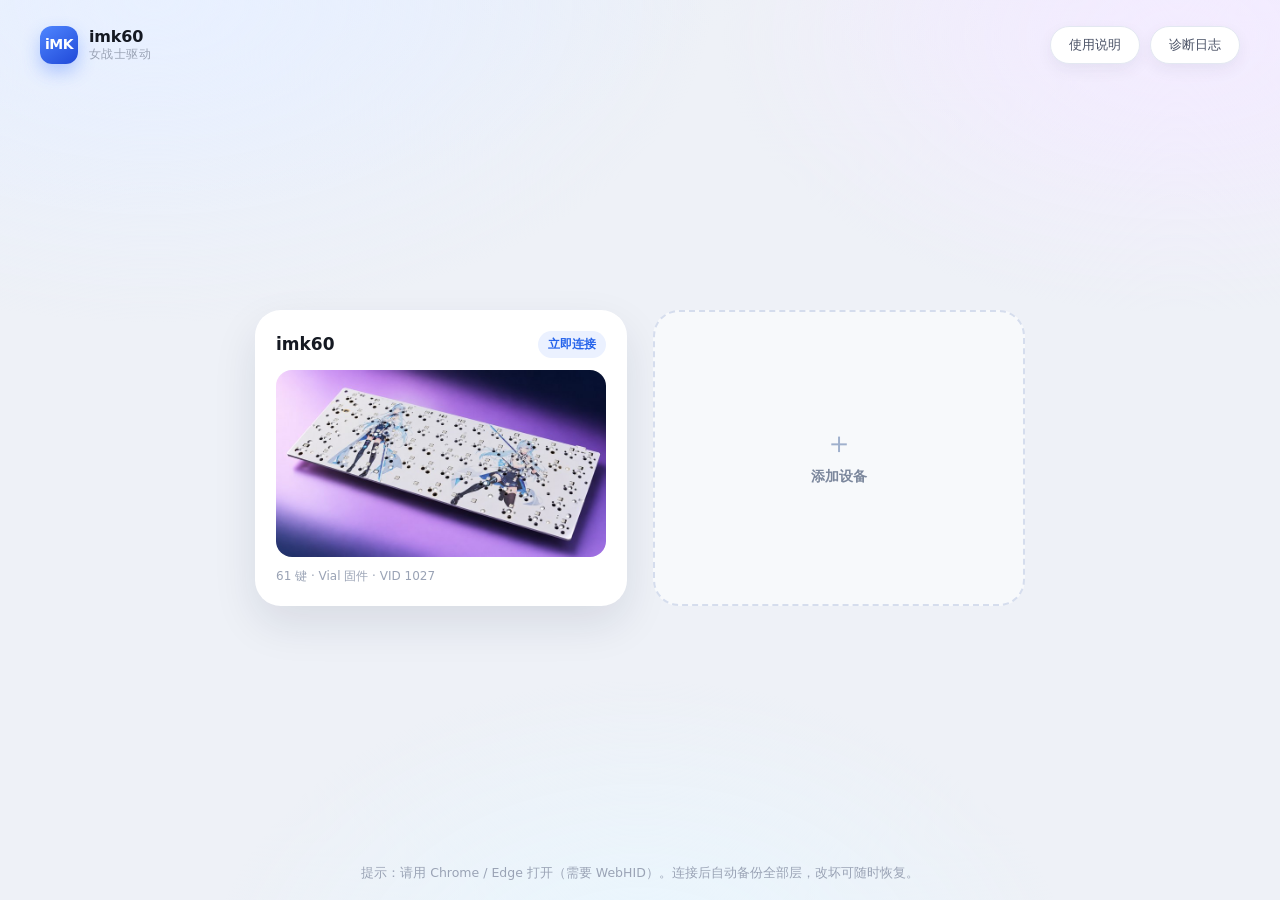
<file: app/index.html>
<!DOCTYPE html>
<html lang="zh-CN">
<head>
<meta charset="utf-8">
<meta name="viewport" content="width=device-width,initial-scale=1">
<title>imk60 · 女战士驱动</title>
<link rel="stylesheet" href="app.css?v=231124">
<link rel="icon" type="image/webp" href="icon.webp">
<link rel="apple-touch-icon" href="icon.webp">
</head>
<body>

<div class="home" id="home">
  <div class="homeTop">
    <div class="brand2">
      <div class="logo">iMK</div>
      <div>
        <div class="bname">imk60</div>
        <div class="bsub">女战士驱动</div>
      </div>
    </div>
    <div class="homeTools">
      <button class="pillbtn" id="homeHelp">使用说明</button>
      <button class="pillbtn" id="homeDiag2">诊断日志</button>
    </div>
  </div>

  <div class="homeBody">
    <div class="devCard" id="devCard">
      <div class="devTop">
        <span class="devName">imk60</span>
        <span class="devTag" id="devTag">立即连接</span>
      </div>
      <div class="devIcon"><img class="devImg" src="product.jpg" alt="imk60"></div>
      <div class="devMeta">61 键 · Vial 固件 · VID 1027</div>
    </div>

    <div class="devCard add" id="addCard">
      <div class="addPlus">＋</div>
      <div class="addText">添加设备</div>
    </div>
  </div>

  <div class="homeFoot">
    提示：请用 Chrome / Edge 打开（需要 WebHID）。连接后自动备份全部层，改坏可随时恢复。
  </div>
</div>

<div class="shell" hidden>
  <!-- ================= 左侧导航 ================= -->
  <aside class="side">
    <div class="brand">
      <div class="logo">iMK</div>
      <div>
        <div class="bname">imk60</div>
        <div class="bsub">女战士驱动</div>
      </div>
    </div>

    <div class="devcard">
      <div class="devrow"><span class="dot" id="connDot"></span><span id="connText">未连接</span></div>
      <div class="devsub">VID 1027 · PID 0727</div>
    </div>

    <div class="navgroup">
      <div class="navtitle">键盘设置</div>
      <button class="nav active" data-view="keymap">
        <svg viewBox="0 0 24 24"><rect x="2" y="6" width="20" height="12" rx="3"/><path d="M6 10h.01M10 10h.01M14 10h.01M18 10h.01M7 14h10"/></svg>
        <span>改键</span>
      </button>
      <button class="nav" data-view="advanced">
        <svg viewBox="0 0 24 24"><path d="M12 3l2.2 4.6 5 .7-3.6 3.5.9 5-4.5-2.4-4.5 2.4.9-5L4.8 8.3l5-.7L12 3z"/></svg>
        <span>高级键</span>
      </button>
      <button class="nav" data-view="light">
        <svg viewBox="0 0 24 24"><circle cx="12" cy="12" r="4"/><path d="M12 2v3M12 19v3M2 12h3M19 12h3M5 5l2 2M17 17l2 2M19 5l-2 2M7 17l-2 2"/></svg>
        <span>灯光设置</span>
      </button>
      <button class="nav" data-view="macro">
        <svg viewBox="0 0 24 24"><rect x="2" y="4" width="20" height="16" rx="3"/><path d="M7 9l3 3-3 3M13 15h4"/></svg>
        <span>宏</span>
      </button>
      <button class="nav" data-view="buzzer">
        <svg viewBox="0 0 24 24"><path d="M4 9v6h4l5 4V5L8 9H4z"/><path d="M17 9a4 4 0 010 6M20 6.5a8 8 0 010 11"/></svg>
        <span>蜂鸣器</span>
      </button>
      <button class="nav" data-view="test">
        <svg viewBox="0 0 24 24"><path d="M3 12h4l3-7 4 14 3-7h4"/></svg>
        <span>按键测试</span>
      </button>
      <button class="nav" data-view="backup">
        <svg viewBox="0 0 24 24"><path d="M4 8v11a1 1 0 001 1h14a1 1 0 001-1V8"/><rect x="2" y="4" width="20" height="4" rx="1"/><path d="M9 12h6"/></svg>
        <span>备份恢复</span>
      </button>
    </div>

    <div class="sidefoot">
      <button id="btnConnect" class="cta">连接键盘</button>
      <button id="btnDiag" class="ghostbtn">诊断日志</button>
      <button id="btnHome" class="ghostbtn">返回主页</button>
    </div>
  </aside>

  <!-- ================= 主区 ================= -->
  <main class="main">
    <section class="card canvasCard">
      <div class="rail" id="layerRail"></div>
      <div class="canvasWrap">
        <div class="board" id="board"></div>
        <div class="decoStrip" id="decoStrip" hidden></div>
      </div>
    </section>

    <div class="hint" id="hint">点键盘上的键，在下方选择新键码</div>

    <section class="card panelCard">
      <!-- 改键 -->
      <div class="view" id="viewKeymap">
        <div class="paneltop">
          <div class="selchip" id="selChip"><span class="muted">未选中按键</span></div>
          <div class="tabs" id="tabs"></div>
        </div>
        <div class="picker" id="picker"></div>
      </div>

      <!-- 高级键 -->
      <div class="view" id="viewAdvanced" hidden>
        <div class="advTabs" id="advTabs">
          <button class="ltab active" data-kind="key">按键行为</button>
          <button class="ltab" data-kind="combo">组合键</button>
          <button class="ltab" data-kind="ko">键改写</button>
          <button class="ltab" data-kind="arep">重复键</button>
        </div>
        <div class="advHint" id="advHint">—</div>
        <div class="advTable" id="advTable"></div>
      </div>

      <!-- 灯光 -->
      <div class="view" id="viewLight" hidden>
        <div class="lightTabs" id="lightTabs">
          <button class="ltab active" data-tab="keys">主键盘</button>
          <button class="ltab" data-tab="deco">底灯</button>
        </div>
        <div class="lightGrid" id="lightGrid">
          <div class="lcol">
            <div class="ltitle">自定义颜色</div>
            <div class="wheel" id="wheel">
              <div class="wlight"></div>
              <div class="wcursor" id="wCursor"></div>
            </div>
            <input type="range" id="valbar" class="valbar" min="0" max="255" value="255">
            <div class="rgbrow"><span>RGB</span><input id="rgbR" readonly><input id="rgbG" readonly><input id="rgbB" readonly></div>
            <div class="rgbrow"><span>HEX</span><input id="hexIn" class="wide"></div>
            <button id="btnClearLed" class="softbtn">清除逐键颜色</button>
          </div>

          <div class="lcol wide">
            <div class="ltitle">灯效模式</div>
            <div class="effectGrid" id="effects"></div>
          </div>

          <div class="lcol">
            <div class="ltitle">参数</div>
            <div class="param"><label>亮度 <b id="lbBright">0</b></label><input type="range" id="bright" min="0" max="255" value="0"></div>
            <div class="param"><label>速度 <b id="lbSpeed">0</b></label><input type="range" id="speed" min="0" max="255" value="0"></div>
            <div class="ltitle2">常用颜色</div>
            <div class="swatches" id="swatches"></div>
            <button class="softbtn" id="btnSaveLight" style="margin-top:14px">保存到键盘</button>
            <div class="ledinfo" id="ledInfo">连接后可逐键上色</div>
          </div>
        </div>
      </div>

      <!-- 宏 -->
      <div class="view" id="viewMacro" hidden>
        <div class="macroHead">
          <div>
            <div class="ltitle">宏（Macro）</div>
            <div class="muted">最多 16 条 · 共 3307 字节。支持纯文本 + <code>{DELAY:300}</code> <code>{TAP:28}</code> <code>{DOWN:E3}</code> <code>{UP:E3}</code> 转义（键码为十六进制 HID 用法号）。</div>
          </div>
        </div>

        <div class="unlockBar" id="unlockBar">
          <div class="ubarRow">
            <span class="ulockState" id="lockState">锁状态：读取中…</span>
            <button class="softbtn" id="btnUnlock">解锁键盘</button>
            <button class="softbtn" id="btnLock" hidden>重新上锁</button>
          </div>
          <div class="ubarTrack"><div class="ubarFill" id="ubarFill"></div></div>
          <div class="ulockHint" id="unlockHint">写宏前需要先解锁键盘（Vial 的安全机制）。</div>
        </div>

        <div class="macroBar">
          <button class="softbtn" id="btnMacroRead">从键盘读取</button>
          <button class="softbtn" id="btnMacroSave">保存到键盘</button>
          <button class="softbtn" id="btnMacroGen">生成「打开驱动网页」</button>
          <button class="softbtn danger" id="btnMacroClear">清空全部宏</button>
        </div>

        <div class="macroList" id="macroList"></div>
        <div class="macroState" id="macroState">未连接</div>
      </div>

      <!-- 蜂鸣器 -->
      <div class="view" id="viewBuzzer" hidden>
        <div class="buzzHead">
          <div class="ltitle">蜂鸣器</div>
          <div class="muted">这块板子的 QMK 音频接口是空壳（写进去读回来还是 0），所以改用「键码」控制。</div>
        </div>

        <div class="buzzGrid">
          <div class="buzzCard">
            <div class="buzzName">固件音频通道（不可用）</div>
            <div class="buzzDesc">固件接受写入但不保存，<b>enable / clicky</b> 始终为 0，开关点了会弹回。</div>
            <div class="buzzRaw" id="buzzRaw">—</div>
            <div class="buzzRow" style="margin-top:14px">
              <div><div class="buzzName">总开关</div><div class="buzzDesc">固件未接此字段</div></div>
              <label class="switch"><input type="checkbox" id="swAudio" disabled><span></span></label>
            </div>
            <div class="buzzRow">
              <div><div class="buzzName">按键音 Click</div><div class="buzzDesc">固件未接此字段</div></div>
              <label class="switch"><input type="checkbox" id="swClicky" disabled><span></span></label>
            </div>
          </div>

          <div class="buzzCard soft">
            <div class="buzzName">用键码控制（推荐）</div>
            <div class="buzzDesc">从 Fn 层自动读到的厂家键码，绑到任意键上即可使用：</div>
            <div class="buzzCodes" id="buzzCodes">连接键盘后自动读取…</div>
            <button class="softbtn" id="btnGoKeymap">去「改键」绑定</button>
          </div>
        </div>

        <div class="buzzState" id="buzzState">未连接</div>
      </div>

      <!-- 按键测试 -->
      <div class="view" id="viewTest" hidden>
        <div class="testHead">
          <div>
            <div class="ltitle">按键测试</div>
            <div class="muted">按下键盘上的键：上方对应位置高亮，右侧实时显示系统收到的事件。只读，不会改任何设置。</div>
          </div>
        </div>
        <div class="rawline" id="rawLine">矩阵原始：—</div>
        <div class="testWrap">
          <div class="testGrid" id="testGrid"></div>
          <div class="eventBox">
            <div class="evtitle">事件 <span class="muted" id="evHint">按任意键…</span></div>
            <div class="eventLog" id="eventLog"></div>
          </div>
        </div>
      </div>

      <!-- 备份 -->
      <div class="view" id="viewBackup" hidden>
        <div class="ltitle">备份与恢复</div>
        <div class="muted" style="margin-bottom:16px">连接键盘时会自动备份全部层。备份会存到浏览器本地；本地版还会写一份到 <code>app\backups\</code>，在线版可「导出为文件」保存。</div>
        <div class="btnrow">
          <button id="btnBackup" class="softbtn">立即备份</button>
          <button id="btnExport" class="softbtn">导出为文件</button>
          <button id="btnImport" class="softbtn">从文件恢复</button>
          <button id="btnRestore" class="softbtn danger">恢复最近备份</button>
          <input type="file" id="fileInput" accept=".json,application/json" hidden>
        </div>
        <div class="backupInfo" id="backupInfo">—</div>
        <div class="backupHint" id="backupHint"></div>
      </div>
    </section>
  </main>
</div>

<footer class="diagbar" id="diagBar" hidden>
  <div class="diaghead"><span>诊断日志</span><button class="ghostbtn small" id="btnDiagClose">收起</button></div>
  <pre id="diagLog"></pre>
</footer>

<div class="modal" id="kcModal" hidden>
  <div class="modalBox">
    <div class="modalHead">
      <span id="kcModalTitle">选择键码</span>
      <button class="ghostbtn small" id="kcModalClose">关闭</button>
    </div>
    <input class="modalSearch" id="kcSearch" placeholder="搜索键码：字母 / 音量 / 0x29 …" autocomplete="off">
    <div class="modalCats" id="kcCats"></div>
    <div class="modalGrid" id="kcGrid"></div>
  </div>
</div>

<div class="toast" id="toast"></div>

<script src="keycodes.js?v=231124"></script>
<script src="app.js?v=231124"></script>
</body>
</html>
</file>
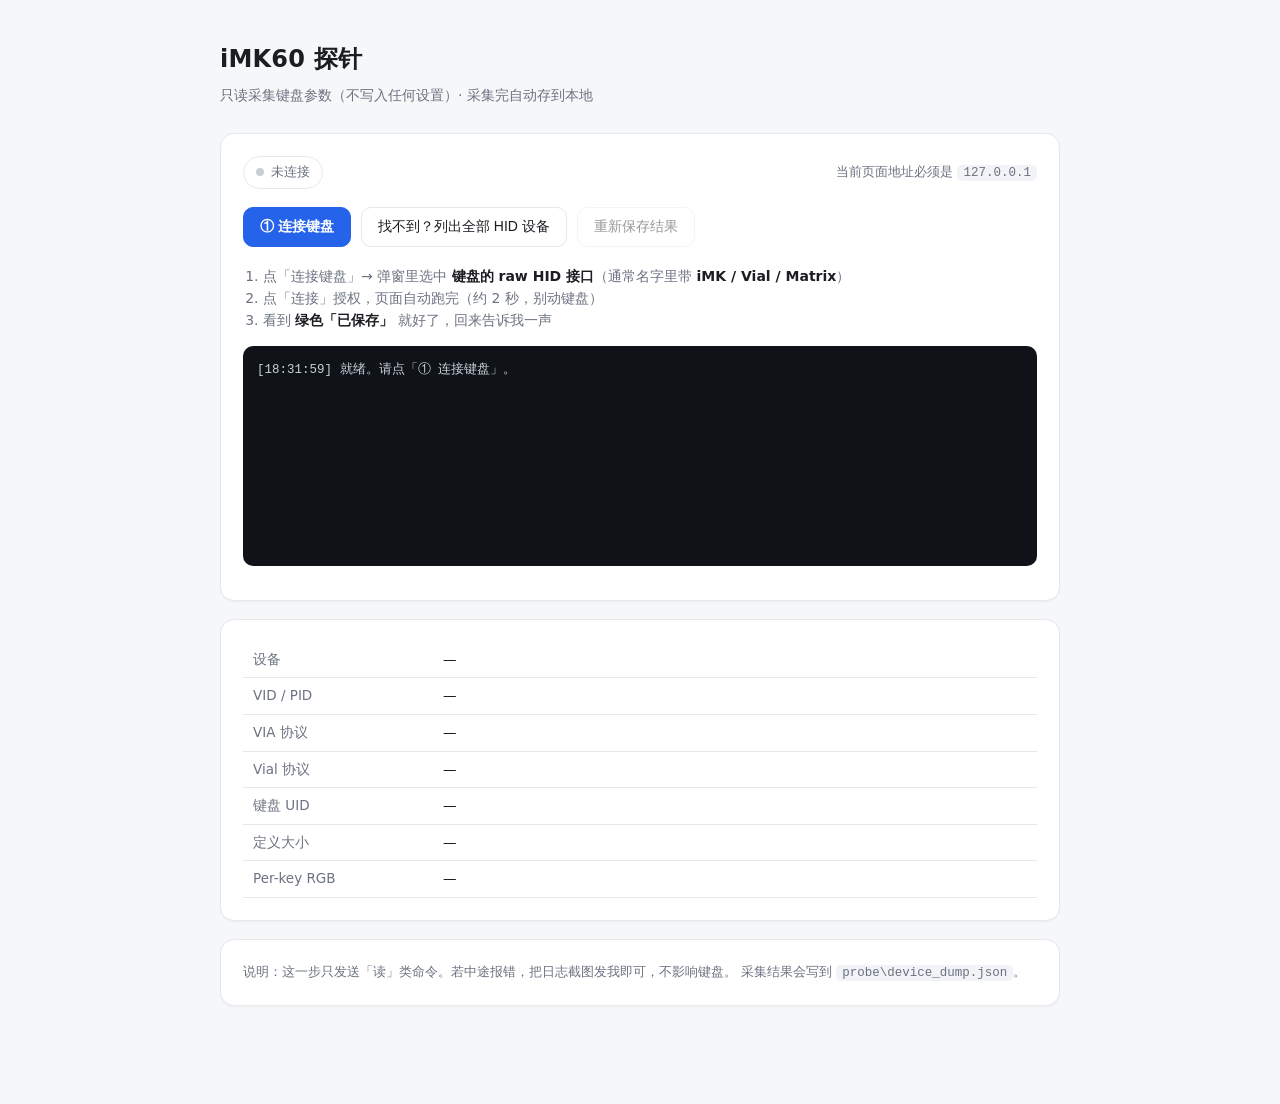
<file: probe/index.html>
<!DOCTYPE html>
<html lang="zh-CN">
<head>
<meta charset="utf-8">
<meta name="viewport" content="width=device-width,initial-scale=1">
<title>iMK60 探针 · 只读采集</title>
<style>
  :root{
    --bg:#f6f7f9; --card:#fff; --line:#e6e8ec; --text:#1b1d21;
    --muted:#6b7280; --accent:#2563eb; --ok:#0f9d58; --warn:#b45309; --err:#dc2626;
    --mono:ui-monospace,"Cascadia Mono",Consolas,"Courier New",monospace;
  }
  *{box-sizing:border-box}
  body{margin:0;background:var(--bg);color:var(--text);
       font:15px/1.6 -apple-system,"Segoe UI","Microsoft YaHei",system-ui,sans-serif}
  .wrap{max-width:880px;margin:0 auto;padding:40px 20px 80px}
  h1{font-size:24px;margin:0 0 6px;letter-spacing:.2px}
  .sub{color:var(--muted);font-size:14px;margin-bottom:26px}
  .card{background:var(--card);border:1px solid var(--line);border-radius:14px;
        padding:22px;margin-bottom:18px;box-shadow:0 1px 2px rgba(16,24,40,.04)}
  .row{display:flex;gap:10px;flex-wrap:wrap;align-items:center}
  button{border:1px solid var(--line);background:#fff;color:var(--text);font-size:14px;
         padding:10px 16px;border-radius:10px;cursor:pointer;transition:.15s}
  button:hover{background:#f3f5f9}
  button.primary{background:var(--accent);border-color:var(--accent);color:#fff;font-weight:600}
  button.primary:hover{filter:brightness(1.05)}
  button:disabled{opacity:.45;cursor:not-allowed}
  .pill{display:inline-flex;align-items:center;gap:7px;font-size:13px;color:var(--muted);
        border:1px solid var(--line);border-radius:999px;padding:5px 12px;background:#fff}
  .dot{width:8px;height:8px;border-radius:50%;background:#c9ced6}
  .dot.on{background:var(--ok);box-shadow:0 0 0 3px rgba(15,157,88,.14)}
  .dot.busy{background:var(--warn);animation:pulse 1s infinite}
  @keyframes pulse{50%{opacity:.35}}
  ol.steps{margin:0;padding-left:20px;color:var(--muted);font-size:14px}
  ol.steps b{color:var(--text)}
  #log{background:#0f1216;color:#c8d1dc;font:12.5px/1.7 var(--mono);border-radius:10px;
       padding:14px;height:220px;overflow:auto;white-space:pre-wrap;word-break:break-all;margin-top:14px}
  #log .ok{color:#6ee7a8} #log .er{color:#fca5a5} #log .hi{color:#93c5fd}
  table{width:100%;border-collapse:collapse;font-size:13.5px}
  td{padding:7px 10px;border-bottom:1px solid var(--line)}
  td:first-child{color:var(--muted);width:190px}
  code{font-family:var(--mono);font-size:12.5px;background:#f1f3f7;padding:1px 6px;border-radius:5px}
  .note{font-size:13px;color:var(--muted)}
  .kbd{border:1px solid var(--line);border-bottom-width:2px;border-radius:5px;padding:1px 6px;
       font-family:var(--mono);font-size:12px;background:#fff}
</style>
</head>
<body>
<div class="wrap">
  <h1>iMK60 探针</h1>
  <div class="sub">只读采集键盘参数（不写入任何设置）· 采集完自动存到本地</div>

  <div class="card">
    <div class="row" style="justify-content:space-between">
      <span class="pill"><span class="dot" id="dot"></span><span id="status">未连接</span></span>
      <span class="note">当前页面地址必须是 <code>127.0.0.1</code></span>
    </div>

    <div class="row" style="margin-top:18px">
      <button class="primary" id="btnConnect">① 连接键盘</button>
      <button id="btnAll">找不到？列出全部 HID 设备</button>
      <button id="btnSave" disabled>重新保存结果</button>
    </div>

    <ol class="steps" style="margin-top:18px">
      <li>点「连接键盘」→ 弹窗里选中 <b>键盘的 raw HID 接口</b>（通常名字里带 <b>iMK / Vial / Matrix</b>）</li>
      <li>点「连接」授权，页面自动跑完（约 2 秒，别动键盘）</li>
      <li>看到 <b>绿色「已保存」</b> 就好了，回来告诉我一声</li>
    </ol>

    <div id="log"></div>
    <div class="row" style="margin-top:12px">
      <span class="note" id="saveState"></span>
    </div>
  </div>

  <div class="card">
    <table id="info">
      <tr><td>设备</td><td id="i-name">—</td></tr>
      <tr><td>VID / PID</td><td id="i-vidpid">—</td></tr>
      <tr><td>VIA 协议</td><td id="i-via">—</td></tr>
      <tr><td>Vial 协议</td><td id="i-vial">—</td></tr>
      <tr><td>键盘 UID</td><td id="i-uid">—</td></tr>
      <tr><td>定义大小</td><td id="i-defsize">—</td></tr>
      <tr><td>Per-key RGB</td><td id="i-rgb">—</td></tr>
    </table>
  </div>

  <div class="card">
    <div class="note">
      说明：这一步只发送「读」类命令。若中途报错，把日志截图发我即可，不影响键盘。
      采集结果会写到 <code>probe\device_dump.json</code>。
    </div>
  </div>
</div>

<script>
"use strict";
const $ = (id) => document.getElementById(id);
const logEl = $("log");
function log(msg, cls) {
  const t = new Date().toLocaleTimeString("zh-CN", {hour12:false});
  const line = document.createElement("div");
  if (cls) line.className = cls;
  line.textContent = `[${t}] ${msg}`;
  logEl.appendChild(line);
  logEl.scrollTop = logEl.scrollHeight;
}
function setStatus(text, state) {
  $("status").textContent = text;
  const dot = $("dot");
  dot.className = "dot" + (state ? " " + state : "");
}
const hex = (arr) => Array.from(arr).map(b => b.toString(16).padStart(2,"0")).join(" ");
const hexList = (arr) => Array.from(arr).map(b => "0x" + b.toString(16).padStart(2,"0"));

/* ---------- WebHID 传输层：一次只发一条命令，等下一条 input report ---------- */
let device = null;
let chain = Promise.resolve();

function xfer(bytes, timeoutMs = 900) {
  const run = chain.then(() => doXfer(bytes, timeoutMs));
  chain = run.catch(() => {});
  return run;
}

async function doXfer(bytes, timeoutMs) {
  if (!device || !device.opened) throw new Error("设备未打开");
  const buf = new Uint8Array(32);
  buf.set(bytes.slice(0, 32));

  const wait = new Promise((resolve, reject) => {
    const onReport = (e) => {
      cleanup();
      resolve(new Uint8Array(e.data.buffer, e.data.byteOffset, e.data.byteLength));
    };
    const timer = setTimeout(() => {
      cleanup();
      reject(new Error("无响应（命令 " + hex(bytes.slice(0,4)) + "）"));
    }, timeoutMs);
    function cleanup() {
      clearTimeout(timer);
      device.removeEventListener("inputreport", onReport);
    }
    device.addEventListener("inputreport", onReport);
  });

  wait.catch(() => {});   // 发送失败时避免未处理的 rejection
  try {
    await device.sendReport(0, buf);
  } catch (err) {
    throw new Error("发送失败：" + (err && err.message ? err.message : err));
  }
  const resp = await wait;
  await new Promise(r => setTimeout(r, 12));  // 让链路缓一下
  return resp;
}

/* ---------- 采集 ---------- */
const dump = {};
const t0 = performance.now();

async function connect(acceptAll) {
  if (!("hid" in navigator)) {
    alert("这个浏览器不支持 WebHID，请用 Chrome 或 Edge 打开。");
    return;
  }
  $("btnConnect").disabled = true;
  $("btnAll").disabled = true;
  setStatus("等待选择设备…", "busy");
  log("打开设备选择器" + (acceptAll ? "（全部设备）" : "（raw HID 0xFF60/0x61）"));

  let picked = [];
  try {
    const opts = acceptAll ? { acceptAllDevices: true } : { filters: [{ usagePage: 0xFF60, usage: 0x61 }] };
    picked = await navigator.hid.requestDevice(opts);
  } catch (err) {
    log("选择器报错：" + err.message, "er");
  }
  if (!picked || picked.length === 0) {
    log("没有选中设备。若列表里看不到键盘，点「列出全部 HID 设备」再试。", "er");
    setStatus("未连接", "");
    $("btnConnect").disabled = false;
    $("btnAll").disabled = false;
    return;
  }

  device = picked[0];
  try {
    await device.open();
  } catch (err) {
    log("打开失败：" + err.message + "（别的软件可能占用着，先关掉官网页面再试）", "er");
    setStatus("打开失败", "");
    $("btnConnect").disabled = false;
    $("btnAll").disabled = false;
    return;
  }

  const cols = (device.collections || []).map(c => `${c.usagePage.toString(16)}/${c.usage.toString(16)}`);
  log(`已打开：${device.productName}  VID=${device.vendorId.toString(16)} PID=${device.productId.toString(16)}`, "ok");
  log("collections: " + (cols.join(", ") || "无"));
  setStatus("已连接，采集中…", "busy");

  dump.capturedAt = new Date().toISOString();
  dump.transport = "webhid/localhost-probe";
  dump.device = {
    productName: device.productName,
    vendorId: device.vendorId,
    productId: device.productId,
    collections: (device.collections || []).map(c => ({ usagePage: c.usagePage, usage: c.usage })),
  };
  dump.elapsedMsBeforeCapture = Math.round(performance.now() - t0);

  try {
    await capture();
  } catch (err) {
    log("采集中断：" + err.message, "er");
  }

  dump.log = Array.from(logEl.querySelectorAll("div")).map(d => d.textContent);

  if (dump.vial && dump.vial.definitionBase64) {
    setStatus("采集完成，正在保存…", "busy");
    await save();
  } else {
    setStatus("采集不完整", "");
    log("没拿到键盘定义，可能是固件不是标准 Vial。把日志发我。", "er");
    $("btnSave").disabled = false;
  }

  $("btnConnect").disabled = false;
  $("btnAll").disabled = false;
}

async function capture() {
  /* 1) VIA 协议版本 */
  let r = await xfer([0x01]);
  dump.via = { protocolVersionRaw: hexList(r.slice(0, 4)), protocolVersionBE: (r[0] << 8) | r[1], protocolVersionLE: r[0] | (r[1] << 8) };
  $("i-via").textContent = `raw ${hex(r.slice(0,4))}  (BE=${dump.via.protocolVersionBE})`;
  log("VIA 协议版本 raw=" + hex(r.slice(0,4)), "ok");

  /* 2) 层数 */
  try {
    r = await xfer([0x11]);
    dump.via.layerCountRaw = hexList(r.slice(0, 4));
    log("层数 raw=" + hex(r.slice(0,4)));
  } catch (e) { log("层数读取失败：" + e.message, "er"); }

  /* 3) 固件版本 / layout options */
  for (const [name, id] of [["firmwareVersion", 0x04], ["layoutOptions", 0x02], ["uptime", 0x01]]) {
    try {
      r = await xfer([0x02, id]);
      dump.via[name + "Raw"] = hexList(r.slice(0, 8));
      log(`keyboard value 0x${id.toString(16)} raw=` + hex(r.slice(0,8)));
    } catch (e) { log(`keyboard value 0x${id.toString(16)} 失败`, "er"); }
  }

  /* 4) 矩阵原始状态（用于推断行列） */
  try {
    r = await xfer([0x02, 0x03]);
    dump.via.matrixStateRaw = Array.from(r);
    log("矩阵状态 raw=" + hex(r), "hi");
  } catch (e) { log("矩阵状态失败", "er"); }

  /* 4.5) 动态键位缓冲（验证读键位通道） */
  dump.via.keymapRaw = {};
  for (const off of [0, 28, 56, 84]) {
    try {
      const resp = await xfer([0x12, (off >> 8) & 0xFF, off & 0xFF, 28], 700);
      dump.via.keymapRaw["off" + off] = hexList(resp);
    } catch (e) {
      dump.via.keymapRaw["off" + off] = "timeout";
    }
  }
  log("键位缓冲 off0 = " + String(dump.via.keymapRaw.off0).slice(0, 96), "hi");

  /* 5) Vial：键盘 ID + 定义 */
  r = await xfer([0xFE, 0x00]);
  const vialProto = r[0] | (r[1] << 8) | (r[2] << 16) | (r[3] << 24);
  const uid = Array.from(r.slice(4, 12));
  dump.vial = {
    protocolVersion: vialProto,
    keyboardUid: uid,
    keyboardUidHex: uid.map(b => b.toString(16).padStart(2,"0")).join(""),
    rgbFlagByte12: r[12],
    idResponseRaw: hexList(r),
  };
  $("i-vial").textContent = vialProto;
  $("i-uid").textContent = dump.vial.keyboardUidHex;
  $("i-rgb").textContent = r[12] === 1 ? "支持（vialrgb）" : "非 vialrgb，走 VIA 灯控";
  log("Vial 协议=" + vialProto + "  UID=" + dump.vial.keyboardUidHex + "  rgbFlag=" + r[12], "ok");

  r = await xfer([0xFE, 0x01]);
  const size = r[0] | (r[1] << 8) | (r[2] << 16) | (r[3] << 24);
  dump.vial.definitionSize = size;
  $("i-defsize").textContent = size + " bytes";
  log("定义大小 = " + size + " bytes", "ok");

  if (!size || size > 200000) throw new Error("定义大小异常：" + size);

  const pages = Math.ceil(size / 32);
  const bytes = new Uint8Array(size);
  let got = 0;
  for (let page = 0; page < pages; page++) {
    const resp = await xfer([0xFE, 0x02, page & 0xFF, (page >> 8) & 0xFF], 1200);
    const take = Math.min(32, size - page * 32);
    bytes.set(resp.slice(0, take), page * 32);
    got += take;
    if (page % 8 === 0) log(`读取定义 ${got}/${size} bytes…`);
  }
  let bin = "";
  for (let i = 0; i < bytes.length; i++) bin += String.fromCharCode(bytes[i]);
  dump.vial.definitionBase64 = btoa(bin);
  dump.vial.definitionHead = Array.from(bytes.slice(0, 64));
  log("定义读取完成（" + bytes.length + " bytes）", "ok");

  const headText = new TextDecoder("utf-8", {fatal:false}).decode(bytes.slice(0, 24));
  log("定义开头文本片段：" + JSON.stringify(headText), "hi");

  /* 6) 灯效能力（只读） */
  dump.lighting = {};
  const tries = [
    ["rgbMatrix", 3, [1, 2, 3, 4]],
    ["rgblight", 2, [0x80, 0x81, 0x82, 0x83]],
  ];
  for (const [label, channel, values] of tries) {
    dump.lighting[label] = {};
    for (const v of values) {
      try {
        const resp = await xfer([0x08, channel, v], 600);
        dump.lighting[label]["0x" + v.toString(16).padStart(2, "0")] = hexList(resp.slice(0, 6));
      } catch (e) {
        dump.lighting[label]["0x" + v.toString(16).padStart(2, "0")] = "timeout";
      }
    }
    log(`灯效 ${label}：` + JSON.stringify(dump.lighting[label]));
  }
}

async function save() {
  try {
    const res = await fetch("/dump", {
      method: "POST",
      headers: { "Content-Type": "application/json" },
      body: JSON.stringify(dump, null, 1),
    });
    const js = await res.json();
    if (!res.ok || !js.ok) throw new Error("服务返回 " + res.status);
    $("saveState").textContent = "已保存 → " + js.saved;
    log("已保存到 " + js.saved, "ok");
    setStatus("已保存 ✓ 可以关掉页面了", "on");
    $("btnSave").disabled = false;
  } catch (err) {
    log("保存失败：" + err.message + "（检查探针服务窗口是否还在）", "er");
    setStatus("采集完成但保存失败", "");
    $("btnSave").disabled = false;
  }
}

// 设备信息填表
const origConnect = connect;
async function connectAndFill(all) {
  await origConnect(all);
  if (dump.device) {
    $("i-name").textContent = dump.device.productName || "（无名称）";
    $("i-vidpid").textContent = `${dump.device.vendorId.toString(16).padStart(4,"0")}:${dump.device.productId.toString(16).padStart(4,"0")}`;
  }
}
$("btnConnect").onclick = () => connectAndFill(false);
$("btnAll").onclick = () => connectAndFill(true);
$("btnSave").onclick = save;

log("就绪。请点「① 连接键盘」。");
</script>
</body>
</html>
</file>
<file: app/app.css>
:root{
  --bg:#eef1f7;
  --card:#ffffff;
  --card-soft:#f8fafd;
  --line:#e7ebf2;
  --line-strong:#dbe1ea;
  --text:#151922;
  --muted:#6b7488;
  --faint:#9aa3b5;
  --accent:#2f6bff;
  --accent-2:#2563eb;
  --accent-soft:#ebf1ff;
  --ok:#12a150;
  --err:#e5484d;
  --r-lg:26px;
  --r-md:18px;
  --r-sm:12px;
  --shadow:0 10px 30px rgba(18,32,63,.07);
  --shadow-sm:0 4px 12px rgba(18,32,63,.06);
  --mono:ui-monospace,"Cascadia Mono",Consolas,monospace;
}

*{box-sizing:border-box}
html,body{height:100%}
body{
  margin:0;color:var(--text);background:var(--bg);
  background-image:
    radial-gradient(1100px 520px at 8% -12%, #e4edff 0%, rgba(228,237,255,0) 62%),
    radial-gradient(900px 480px at 102% -6%, #f0e9ff 0%, rgba(240,233,255,0) 58%);
  background-attachment:fixed;
  font:14px/1.55 -apple-system,"Segoe UI","Microsoft YaHei",system-ui,sans-serif;
  -webkit-font-smoothing:antialiased;
}

.shell{display:grid;grid-template-columns:236px 1fr;gap:14px;padding:14px;height:100vh}

/* ================= 左侧 ================= */
.side{
  background:rgba(255,255,255,.82);border-radius:var(--r-lg);box-shadow:var(--shadow);
  padding:20px 14px 14px;display:flex;flex-direction:column;gap:4px;
  backdrop-filter:blur(12px);border:1px solid rgba(255,255,255,.9);
}
.brand{display:flex;align-items:center;gap:10px;padding:0 6px 16px}
.logo{
  width:38px;height:38px;border-radius:12px;display:grid;place-items:center;
  background:linear-gradient(145deg,#4f86ff,#2049d8);color:#fff;font-weight:800;font-size:14px;
  box-shadow:0 8px 18px rgba(47,107,255,.32);letter-spacing:-.5px;
}
.bname{font-size:16px;font-weight:750;letter-spacing:-.2px;line-height:1.2}
.bsub{font-size:11.5px;color:var(--faint);letter-spacing:.4px}

.devcard{background:var(--card-soft);border-radius:var(--r-md);padding:12px 14px;margin:0 2px 14px}
.devrow{display:flex;align-items:center;gap:8px;font-size:13px;font-weight:600}
.devsub{font-size:11px;color:var(--faint);margin-top:3px;font-family:var(--mono)}
.dot{width:8px;height:8px;border-radius:50%;background:#c6cddb;transition:.2s}
.dot.on{background:var(--ok);box-shadow:0 0 0 3px rgba(18,161,80,.14)}
.dot.busy{background:#f0a020;animation:pulse 1s infinite}
.dot.err{background:var(--err)}
@keyframes pulse{50%{opacity:.3}}

.navgroup{display:flex;flex-direction:column;gap:4px}
.navtitle{font-size:11px;color:var(--faint);letter-spacing:.8px;padding:6px 12px 4px}
.nav{
  display:flex;align-items:center;gap:10px;height:42px;padding:0 14px;border:0;
  border-radius:999px;background:transparent;color:#485166;
  font:inherit;font-size:13.5px;cursor:pointer;transition:.18s;text-align:left;width:100%;
}
.nav svg{width:17px;height:17px;fill:none;stroke:currentColor;stroke-width:1.7;stroke-linecap:round;stroke-linejoin:round;opacity:.85}
.nav:hover{background:#f2f5fb}
.nav.active{
  background:linear-gradient(180deg,#4a86ff,var(--accent-2));color:#fff;
  box-shadow:0 10px 22px rgba(47,107,255,.30);
}
.nav.active svg{opacity:1}

.sidefoot{margin-top:auto;display:flex;flex-direction:column;gap:8px;padding-top:14px}
.cta{
  height:44px;border:0;border-radius:999px;color:#fff;font:inherit;font-weight:650;font-size:14px;cursor:pointer;
  background:linear-gradient(180deg,#4a86ff,var(--accent-2));box-shadow:0 10px 22px rgba(47,107,255,.30);
  transition:.18s;
}
.cta:hover{filter:brightness(1.05)}
.cta:disabled{background:#e6eaf2;color:var(--faint);box-shadow:none;cursor:default}
.ghostbtn{
  height:36px;border:0;border-radius:999px;background:transparent;color:var(--muted);
  font:inherit;font-size:12.5px;cursor:pointer;
}
.ghostbtn:hover{background:#f2f5fb;color:var(--text)}
.ghostbtn.small{height:28px;padding:0 12px}

/* ================= 主区 ================= */
.main{display:flex;flex-direction:column;gap:10px;min-width:0;height:100%}
.card{background:rgba(255,255,255,.94);border-radius:var(--r-lg);box-shadow:var(--shadow);border:1px solid rgba(255,255,255,.9)}

.canvasCard[hidden]{display:none}
.canvasCard{display:flex;gap:14px;padding:16px 18px;align-items:center;flex:none}

.rail{display:flex;flex-direction:column;gap:8px;flex:none}
.layerPill{
  height:38px;min-width:82px;padding:0 16px;border:0;border-radius:999px;
  background:#fff;color:#5b647a;font:inherit;font-size:13px;font-weight:600;cursor:pointer;
  box-shadow:var(--shadow-sm);transition:.16s;
}
.layerPill:hover{color:var(--text);transform:translateY(-1px)}
.layerPill.active{
  background:linear-gradient(180deg,#4a86ff,var(--accent-2));color:#fff;
  box-shadow:0 10px 22px rgba(47,107,255,.30);
}

.canvasWrap{
  flex:1;display:flex;flex-direction:column;align-items:center;justify-content:center;gap:12px;min-width:0;overflow:hidden;
  background:linear-gradient(180deg,#f7f9fd,#f2f5fb);
  border-radius:20px;padding:12px;box-shadow:inset 0 1px 3px rgba(18,32,63,.05);
}
.board{position:relative}

/* 键帽 */
.key{
  position:absolute;border-radius:12px;cursor:pointer;
  background:linear-gradient(180deg,#ffffff,#fbfcfe);
  border:1px solid var(--line);
  box-shadow:0 2px 0 #e6eaf1,0 6px 14px rgba(18,32,63,.05);
  display:flex;flex-direction:column;justify-content:center;align-items:center;
  padding:2px 5px;overflow:hidden;user-select:none;
  transition:transform .1s,box-shadow .14s,border-color .14s;
}
.key:hover{border-color:#c9d5e8;box-shadow:0 2px 0 #e6eaf1,0 10px 20px rgba(18,32,63,.10);transform:translateY(-1px)}
.key .k-main{font-size:12.5px;font-weight:650;line-height:1.1;white-space:nowrap;max-width:100%;overflow:hidden;text-overflow:ellipsis;text-align:center;width:100%}
.key .k-sub{font-size:10px;color:var(--faint);line-height:1.1;margin-top:2px}
.key .k-fn{font-size:9px;color:#8fa9e0;line-height:1.1;margin-top:2px;letter-spacing:-.2px;white-space:nowrap;max-width:100%;overflow:hidden;text-overflow:ellipsis}
.key.mod{background:linear-gradient(180deg,#fdfdff,#f3f6fc)}
.key.transparent{
  background:repeating-linear-gradient(45deg,#fbfcfe,#fbfcfe 5px,#f2f5fa 5px,#f2f5fa 10px);
  border-style:dashed;border-color:#d5dce8;
}
.key.transparent .k-main{color:#a9b3c4;font-weight:500}
.key.sel{border-color:var(--accent);box-shadow:0 0 0 3px rgba(47,107,255,.18),0 8px 18px rgba(47,107,255,.16)}
.key.pressed{transform:translateY(1px);border-color:var(--accent);box-shadow:0 0 0 2px rgba(47,107,255,.25) inset}
.key.flash{animation:flash .55s ease-out}
@keyframes flash{0%{background:#dbe8ff}100%{background:linear-gradient(180deg,#fff,#fbfcfe)}}
.key .led{position:absolute;inset:0;border-radius:11px;pointer-events:none}
.key.painted .led{background:var(--led);opacity:.82;border-radius:10px}
.key.painted .k-main,.key.painted .k-sub,.key.painted .k-fn{position:relative;z-index:1;color:#fff;text-shadow:0 1px 2px rgba(0,0,0,.28)}

.hint[hidden]{display:none}
.hint{text-align:center;font-size:12.5px;color:var(--faint);padding:0 0 2px}

/* ================= 底部面板 ================= */
.panelCard{flex:1;min-height:0;padding:14px 18px 16px;overflow:auto}
.view{height:100%}

.paneltop{display:grid;grid-template-columns:1fr auto 1fr;align-items:center;gap:12px;margin-bottom:12px}
.paneltop .selchip{justify-self:start;margin-bottom:0}
.paneltop .tabs{margin-bottom:0}

.selchip{
  display:inline-flex;align-items:center;gap:8px;height:30px;padding:0 14px;border-radius:999px;
  background:var(--accent-soft);color:var(--accent-2);font-size:12.5px;font-weight:600;margin-bottom:12px;
}
.selchip .mono{font-family:var(--mono);font-weight:400;color:#5a7bd8}

.tabs{display:flex;gap:8px;justify-content:center;margin-bottom:12px;flex-wrap:wrap}
.tab{
  height:34px;padding:0 18px;border:1px solid var(--line);border-radius:999px;background:#fff;
  color:#5b647a;font:inherit;font-size:13px;cursor:pointer;box-shadow:var(--shadow-sm);transition:.16s;
}
.tab:hover{color:var(--text);transform:translateY(-1px)}
.tab.active{
  background:linear-gradient(180deg,#4a86ff,var(--accent-2));color:#fff;border-color:transparent;
  box-shadow:0 8px 18px rgba(47,107,255,.28);
}

.picker{max-width:1080px;margin:0 auto;display:flex;flex-direction:column;gap:6px}
.prow{display:flex;gap:6px}
.pk{
  flex:1;min-width:0;border:1px solid var(--line);border-radius:10px;background:#fbfcfe;
  height:41px;display:flex;flex-direction:column;justify-content:center;align-items:center;
  cursor:pointer;transition:.14s;padding:0 4px;overflow:hidden;
  box-shadow:0 2px 6px rgba(18,32,63,.04);
}
.pk:hover{border-color:#c9d5e8;background:#fff;transform:translateY(-1px);box-shadow:0 6px 14px rgba(18,32,63,.08)}
.pk .t{font-size:12px;font-weight:600;white-space:nowrap;overflow:hidden;text-overflow:ellipsis;max-width:100%}
.pk .s{font-size:9.5px;color:var(--faint);white-space:nowrap;overflow:hidden;text-overflow:ellipsis;max-width:100%}
.pk.gridkey{flex:none;width:84px}

/* 灯光 */
.lightGrid{display:grid;grid-template-columns:280px 1fr 250px;gap:26px;padding:4px 6px}
.lcol{min-width:0}
.ltitle{font-size:13px;font-weight:700;margin-bottom:12px}
.ltitle2{font-size:12px;color:var(--muted);margin:14px 0 8px}
.colorbox{
  position:relative;height:150px;border-radius:14px;overflow:hidden;cursor:crosshair;
  box-shadow:inset 0 0 0 1px rgba(0,0,0,.06);
}
.colorbox .cbwhite{position:absolute;inset:0;background:linear-gradient(90deg,#fff,rgba(255,255,255,0))}
.colorbox .cbbase{position:absolute;inset:0;background:hsl(0,100%,50%);background-image:linear-gradient(0deg,#000,rgba(0,0,0,0))}
.colorbox .cursor{
  position:absolute;width:12px;height:12px;border-radius:50%;border:2px solid #fff;
  box-shadow:0 0 0 1px rgba(0,0,0,.35),0 2px 6px rgba(0,0,0,.25);transform:translate(-50%,-50%);pointer-events:none;
}
.hue{width:100%;margin:12px 0 4px;height:14px;border-radius:999px;appearance:none;
  background:linear-gradient(90deg,#f00,#ff0,#0f0,#0ff,#00f,#f0f,#f00);outline:none}
.hue::-webkit-slider-thumb{appearance:none;width:16px;height:16px;border-radius:50%;background:#fff;
  border:2px solid #fff;box-shadow:0 0 0 1px rgba(0,0,0,.2),0 2px 6px rgba(0,0,0,.25);cursor:pointer}
.rgbrow{display:flex;align-items:center;gap:6px;margin-top:8px;font-size:11px;color:var(--faint)}
.rgbrow input{width:56px;height:30px;border:1px solid var(--line);border-radius:9px;text-align:center;
  font:12px var(--mono);color:var(--text);background:#fbfcfe;outline:none}
.rgbrow input.wide{flex:1;width:auto;text-align:left;padding:0 10px}
.softbtn{
  margin-top:12px;height:38px;padding:0 18px;border:0;border-radius:999px;cursor:pointer;
  background:#f1f4fa;color:#485166;font:inherit;font-size:13px;transition:.16s;
}
.softbtn:hover{background:#e8edf7;color:var(--text)}
.softbtn.danger{background:#ffeef0;color:#c92b30}
.softbtn.danger:hover{background:#ffe1e4}

.effectGrid{display:grid;grid-template-columns:repeat(4,1fr);gap:8px}
.effectGrid button{
  height:40px;border:1px solid var(--line);border-radius:12px;background:#fff;color:#5b647a;
  font:inherit;font-size:12.5px;cursor:pointer;box-shadow:0 2px 6px rgba(18,32,63,.04);transition:.14s;
  overflow:hidden;white-space:nowrap;text-overflow:ellipsis;padding:0 6px;
}
.effectGrid button:hover{border-color:#c9d5e8;transform:translateY(-1px)}
.effectGrid button.active{
  background:linear-gradient(180deg,#4a86ff,var(--accent-2));color:#fff;border-color:transparent;
  box-shadow:0 8px 18px rgba(47,107,255,.26);
}

.param{margin-bottom:12px}
.param label{display:flex;justify-content:space-between;font-size:12px;color:var(--muted);margin-bottom:6px}
.param label b{color:var(--text);font-weight:650}
input[type=range]{width:100%;accent-color:var(--accent);height:6px}
.swatches{display:flex;gap:10px;flex-wrap:wrap}
.sw{width:26px;height:26px;border-radius:50%;cursor:pointer;border:2px solid #fff;
  box-shadow:0 0 0 1px rgba(0,0,0,.08),0 3px 8px rgba(18,32,63,.12);transition:.14s}
.sw:hover{transform:scale(1.1)}
.ledinfo{margin-top:16px;font-size:11.5px;color:var(--faint);line-height:1.7}

/* 测试 */
.testHead{margin-bottom:14px}
.testGrid{
  display:grid;grid-template-columns:repeat(auto-fill,minmax(104px,1fr));gap:6px;
  font:11.5px var(--mono);max-height:320px;overflow:auto;padding-right:4px;
}
.testCell{
  background:#fbfcfe;border:1px solid var(--line);border-radius:10px;padding:8px 10px;color:var(--faint);
}
.testCell.on{background:var(--accent-soft);border-color:#c9daff;color:var(--accent-2);font-weight:700}

/* 备份 */
.btnrow{display:flex;gap:10px;flex-wrap:wrap}
.backupInfo{margin-top:16px;font-size:12.5px;color:var(--muted);font-family:var(--mono)}

/* 诊断 */
.diagbar[hidden]{display:none}
.diagbar{position:fixed;left:0;right:0;bottom:0;background:#0e1117;color:#c9d3df;z-index:40;
  border-top:1px solid #1e2530;max-height:40vh;display:flex;flex-direction:column;border-radius:18px 18px 0 0}
.diaghead{display:flex;justify-content:space-between;align-items:center;padding:8px 16px;
  font-size:12px;color:#8c99a8;border-bottom:1px solid #1e2530}
.diagbar .ghostbtn{color:#8c99a8}
.diagbar .ghostbtn:hover{background:#1a2029;color:#dfe7f1}
.diagbar pre{margin:0;padding:10px 16px;overflow:auto;font:11.5px/1.7 var(--mono);white-space:pre-wrap}

/* toast */
.toast{
  position:fixed;left:50%;bottom:34px;transform:translate(-50%,18px);
  background:#151922;color:#fff;font-size:13px;padding:11px 20px;border-radius:999px;
  opacity:0;pointer-events:none;transition:.22s;z-index:60;box-shadow:0 12px 30px rgba(18,32,63,.28)
}
.toast.show{opacity:1;transform:translate(-50%,0)}
.toast.err{background:var(--err)}
.toast.ok{background:#0f9a4c}

.muted{color:var(--muted);font-size:12.5px}
code{font-family:var(--mono);font-size:12px;background:#f1f4fa;padding:1px 6px;border-radius:6px}

@media (max-width:1180px){
  .shell{grid-template-columns:200px 1fr}
  .lightGrid{grid-template-columns:1fr 1fr;gap:18px}
  .lightGrid .lcol:last-child{grid-column:1/-1}
}


/* ---------- v2：色轮 ---------- */
.wheel{
  position:relative;width:100%;aspect-ratio:1/1;max-width:230px;margin:0 auto;border-radius:50%;
  background:conic-gradient(from 0deg,#ff0000,#ff8000,#ffff00,#80ff00,#00ff00,#00ff80,#00ffff,#0080ff,#0000ff,#8000ff,#ff00ff,#ff0080,#ff0000);
  cursor:crosshair;box-shadow:0 10px 26px rgba(18,32,63,.16);
}
.wheel .wlight{
  position:absolute;inset:0;border-radius:50%;pointer-events:none;
  background:radial-gradient(circle at 50% 50%, #ffffff 0%, rgba(255,255,255,.92) 12%, rgba(255,255,255,0) 62%);
}
.wheel .wcursor{
  position:absolute;left:50%;top:6%;width:18px;height:18px;border-radius:50%;background:rgba(255,255,255,.35);
  border:2px solid #fff;box-shadow:0 0 0 1px rgba(0,0,0,.22),0 3px 8px rgba(0,0,0,.28);
  transform:translate(-50%,-50%);pointer-events:none;
}
.valbar{
  width:100%;margin:14px 0 4px;height:16px;border-radius:999px;appearance:none;outline:none;
  background:linear-gradient(90deg,#000,#f00);
}
.valbar::-webkit-slider-thumb{
  appearance:none;width:18px;height:18px;border-radius:50%;background:#fff;border:2px solid #fff;
  box-shadow:0 0 0 1px rgba(0,0,0,.2),0 2px 6px rgba(0,0,0,.25);cursor:pointer;
}

/* ---------- v2：按键测试 ---------- */
.testWrap{display:grid;grid-template-columns:1fr 320px;gap:20px}
.eventBox{background:#f8fafd;border-radius:16px;padding:12px 14px;min-height:200px}
.evtitle{font-size:12px;color:var(--muted);margin-bottom:8px;display:flex;justify-content:space-between}
.eventLog{display:flex;flex-direction:column;gap:5px;max-height:250px;overflow:auto}
.eventLog .ev{
  display:grid;grid-template-columns:1fr auto auto;gap:10px;align-items:center;
  background:#fff;border:1px solid var(--line);border-radius:10px;padding:6px 10px;font-size:12px;
}
.eventLog .ev b{font-weight:650}
.eventLog .ev span{font-family:var(--mono);font-size:11px;color:var(--faint)}
.eventLog .ev i{font-style:normal;font-family:var(--mono);font-size:11px;color:var(--accent-2)}
.rawline{margin-top:12px;font:11.5px var(--mono);color:var(--faint);white-space:nowrap;overflow:hidden;text-overflow:ellipsis}


/* ---------- v6：底灯分栏 ---------- */
.lightTabs{display:flex;gap:8px;justify-content:center;margin-bottom:16px}
.ltab{
  height:34px;padding:0 22px;border:1px solid transparent;border-radius:999px;background:#f1f4fa;
  color:#5b647a;font:inherit;font-size:13px;cursor:pointer;transition:.16s;
}
.ltab:hover{color:var(--text)}
.ltab.active{
  background:linear-gradient(180deg,#4a86ff,var(--accent-2));color:#fff;
  box-shadow:0 8px 18px rgba(47,107,255,.28);
}
.decoStrip[hidden]{display:none}
.decoStrip{
  display:flex;gap:7px;flex-wrap:wrap;justify-content:center;align-items:center;
  max-width:100%;padding:10px 14px;background:rgba(255,255,255,.7);border-radius:16px;
  box-shadow:inset 0 1px 3px rgba(18,32,63,.05);
}
.decoStrip .dt{font-size:11.5px;color:var(--faint);margin-right:6px}
.dled{
  width:19px;height:19px;border-radius:50%;background:#e8ecf3;border:1px solid #dbe1ea;
  cursor:pointer;transition:transform .12s,box-shadow .12s;
}
.dled:hover{transform:scale(1.18);border-color:#c2cbd9}
.dled.on{border-color:transparent;box-shadow:0 3px 9px rgba(18,32,63,.16)}

.decoWarn{
  width:100%;padding:10px 14px;border-radius:12px;background:#fff7e8;
  color:#8a5f18;font-size:12.5px;line-height:1.7;
}
.decoWarn b{color:#7a4f0d}


/* ---------- v9：高级键 ---------- */
.advTabs{display:flex;gap:8px;margin-bottom:12px;flex-wrap:wrap}
.advHint{font-size:12.5px;color:var(--muted);margin-bottom:14px;line-height:1.7}
.advTable{display:flex;flex-direction:column;gap:8px;align-items:center}
.advRow{
  display:grid;gap:6px;align-items:center;background:#fbfcfe;border:1px solid var(--line);
  border-radius:12px;padding:8px 10px;font-size:12.5px;
}
.advRow .idx{color:var(--faint);font-family:var(--mono);font-size:11.5px;text-align:center}
.advCell{
  height:34px;border:1px solid var(--line);border-radius:9px;background:#fff;
  display:flex;align-items:center;justify-content:center;cursor:pointer;
  font-weight:600;white-space:nowrap;overflow:hidden;padding:0 6px;transition:.14s;
}
.advCell:hover{border-color:#c9d5e8;background:#fff;transform:translateY(-1px)}
.advCell.empty{color:#c3cad6;font-weight:400}
.advNum{
  height:34px;border:1px solid var(--line);border-radius:9px;background:#fff;text-align:center;
  font:12px var(--mono);color:var(--text);outline:none;width:100%;
}
.advNum:focus{border-color:var(--accent)}
.advHead{font-size:11px;color:var(--faint);padding:0 4px 2px}

/* 键码弹窗 */
.modal{position:fixed;inset:0;background:rgba(18,26,43,.38);backdrop-filter:blur(3px);z-index:80;display:flex;align-items:center;justify-content:center}
.modal[hidden]{display:none}
.modalBox{
  width:min(880px,92vw);max-height:82vh;background:#fff;border-radius:22px;padding:18px 20px 20px;
  box-shadow:0 24px 60px rgba(18,32,63,.24);display:flex;flex-direction:column;
}
.modalHead{display:flex;justify-content:space-between;align-items:center;font-weight:700;font-size:15px;margin-bottom:12px}
.modalSearch{
  height:38px;border:1px solid var(--line);border-radius:11px;padding:0 12px;font:inherit;font-size:13px;
  background:#fbfcfe;outline:none;margin-bottom:10px;
}
.modalSearch:focus{border-color:var(--accent);background:#fff}
.modalCats{display:flex;gap:6px;flex-wrap:wrap;margin-bottom:10px}
.modalCats button{height:28px;padding:0 12px;border-radius:999px;border:1px solid var(--line);background:#fff;color:var(--muted);font:inherit;font-size:12px;cursor:pointer}
.modalCats button.active{background:var(--accent-soft);border-color:#c9daff;color:var(--accent-2);font-weight:600}
.modalGrid{
  display:grid;grid-template-columns:repeat(auto-fill,minmax(86px,1fr));gap:6px;
  overflow:auto;padding-right:4px;
}
.modalGrid .pk{height:40px}


/* ---------- v12：设备首页 ---------- */
.shell[hidden]{display:none}
.home[hidden]{display:none}
.home{
  position:fixed;inset:0;display:flex;flex-direction:column;padding:26px 40px 18px;z-index:5;
  background-image:
    radial-gradient(900px 520px at 12% 0%, #e8f0ff 0%, rgba(232,240,255,0) 62%),
    radial-gradient(760px 460px at 92% 4%, #f3ecff 0%, rgba(243,236,255,0) 60%),
    radial-gradient(700px 500px at 50% 110%, #e9f7ff 0%, rgba(233,247,255,0) 62%);
}
.homeTop{display:flex;align-items:center;justify-content:space-between}
.brand2{display:flex;align-items:center;gap:11px}
.homeTools{display:flex;gap:10px}
.pillbtn{
  height:38px;padding:0 18px;border-radius:999px;border:1px solid #e3e8f1;background:#fff;
  color:#4a5266;font:inherit;font-size:13px;cursor:pointer;box-shadow:0 6px 16px rgba(18,32,63,.06);
  transition:.16s;
}
.pillbtn:hover{transform:translateY(-1px);box-shadow:0 10px 22px rgba(18,32,63,.10);color:var(--text)}

.homeBody{flex:1;display:flex;align-items:center;justify-content:center;gap:26px}
.devCard{
  width:372px;height:296px;border-radius:26px;background:#fff;padding:20px;
  box-shadow:0 18px 44px rgba(18,32,63,.10);cursor:pointer;transition:.2s;
  display:flex;flex-direction:column;position:relative;overflow:hidden;border:1px solid rgba(255,255,255,.9);
}

.devCard:hover{transform:translateY(-4px);box-shadow:0 26px 56px rgba(18,32,63,.16)}
.devTop{display:flex;justify-content:space-between;align-items:center}
.devName{font-size:17px;font-weight:750}
.devTag{
  font-size:12px;color:var(--accent-2);background:var(--accent-soft);padding:4px 10px;border-radius:999px;font-weight:600;
}
.devTag.busy{color:#96651a;background:#fff4e0}
.devTag.on{color:#0d7a3d;background:#e7f8ee}
.devIcon{flex:1;display:flex;align-items:center;justify-content:center;margin:12px 0 10px;overflow:hidden;border-radius:16px;background:#f4f6fb;min-height:140px}
.devImg{width:100%;height:100%;object-fit:cover;display:block}
.devMeta{font-size:12px;color:var(--faint)}
.devCard.add{
  background:rgba(255,255,255,.55);border:2px dashed #d5dded;box-shadow:none;
  align-items:center;justify-content:center;gap:8px;
}
.devCard.add:hover{background:#fff;border-color:#b9c9e6;transform:translateY(-4px);box-shadow:0 20px 46px rgba(18,32,63,.10)}
.addPlus{font-size:30px;color:#9fb0cc;line-height:1}
.addText{font-size:14px;color:#7b879c;font-weight:600}
.homeFoot{text-align:center;font-size:12.5px;color:var(--faint);padding-top:10px}


/* ---------- v14：蜂鸣器 ---------- */
.buzzHead{margin-bottom:16px}
.buzzGrid{display:grid;grid-template-columns:1fr 1fr;gap:16px;max-width:1040px}
.buzzCard{
  background:#fbfcfe;border:1px solid var(--line);border-radius:18px;padding:16px 18px;
  display:flex;flex-direction:column;gap:14px;
}
.buzzCard.soft{background:#fff;box-shadow:0 6px 18px rgba(18,32,63,.04)}
.buzzRow{display:flex;align-items:center;justify-content:space-between;gap:16px}
.buzzName{font-size:14px;font-weight:650;margin-bottom:3px}
.buzzDesc{font-size:12.5px;color:var(--muted);line-height:1.7}
.buzzDesc b{color:var(--text)}
.buzzTip{
  margin-top:2px;padding:10px 12px;border-radius:12px;background:var(--accent-soft);
  color:#3b5ba8;font-size:12.5px;line-height:1.7;
}
.buzzRaw{font:11.5px var(--mono);color:var(--faint);padding-top:4px;border-top:1px dashed var(--line)}
.buzzState{margin-top:16px;font-size:12.5px;color:var(--muted);max-width:1040px}
.buzzState.warn{color:#9a6a1f}

.switch{position:relative;display:inline-flex;width:46px;height:26px;flex:none}
.switch input{display:none}
.switch span{
  position:absolute;inset:0;background:#dde3ee;border-radius:999px;transition:.2s;cursor:pointer;
}
.switch span::after{
  content:"";position:absolute;width:20px;height:20px;border-radius:50%;background:#fff;
  top:3px;left:3px;transition:.2s;box-shadow:0 2px 6px rgba(18,32,63,.18);
}
.switch input:checked + span{background:linear-gradient(180deg,#4a86ff,var(--accent-2))}
.switch input:checked + span::after{transform:translateX(20px)}
.switch input:disabled + span{opacity:.45;cursor:not-allowed}

.buzzCodes{display:flex;flex-direction:column;gap:8px;margin:10px 0 4px}
.buzzCode{
  display:flex;align-items:center;justify-content:space-between;gap:12px;
  background:#f6f8fc;border:1px solid var(--line);border-radius:12px;padding:10px 14px;font-size:13px;
}
.buzzCode .nm{font-weight:650}
.buzzCode .hex{font-family:var(--mono);font-size:12px;color:var(--muted)}
.buzzCode .pos{font-size:11.5px;color:var(--faint)}


/* ---------- v18：按键行为编辑器 ---------- */
.keyEditor{width:100%;max-width:820px}
.keHead{display:flex;justify-content:space-between;align-items:flex-start;margin-bottom:16px}
.keSlot{
  display:inline-block;margin-left:8px;padding:2px 10px;border-radius:999px;
  background:var(--accent-soft);color:var(--accent-2);font-size:11.5px;font-weight:650;vertical-align:middle;
}
.keRows{display:flex;flex-direction:column;gap:10px;margin-bottom:14px}
.keRow{display:grid;grid-template-columns:150px 1fr;align-items:center;gap:14px}
.keRow > span{font-size:13px;color:var(--muted)}
.keRow .advCell{justify-content:flex-start;padding:0 14px;height:40px;font-weight:600}
.keTerm{display:grid;grid-template-columns:150px 1fr;align-items:center;gap:14px;margin-top:4px}
.keTerm > span{font-size:13px;color:var(--muted)}
.keTip{margin-top:8px;font-size:12px;color:var(--faint)}
.keEmpty{
  max-width:560px;padding:26px;border-radius:18px;background:#fbfcfe;border:1px dashed var(--line);
  display:flex;flex-direction:column;align-items:flex-start;gap:10px;
}
.keEmptyTitle{font-size:15px;font-weight:700}
.keEmpty .softbtn{margin-top:4px}
.key.advsel{border-color:var(--accent);box-shadow:0 0 0 3px rgba(47,107,255,.18)}


/* ---------- v20：高级键卡片 ---------- */
.entCard{
  background:#fbfcfe;border:1px solid var(--line);border-radius:16px;padding:14px 16px;
  display:flex;flex-direction:column;gap:10px;width:100%;max-width:920px;
}
.entCard.off{opacity:.62}
.entHead{display:flex;align-items:center;gap:10px}
.entName{font-size:12px;color:var(--faint);font-family:var(--mono);letter-spacing:.5px;flex:1}
.entLine{display:flex;align-items:center;gap:8px;flex-wrap:wrap}
.entLbl{font-size:12px;color:var(--muted);min-width:86px}
.entArrow{color:var(--faint);font-size:13px;padding:0 2px}
.entKey{
  min-width:86px;height:40px;padding:0 14px;border:1px solid var(--line);border-radius:11px;background:#fff;
  display:inline-flex;align-items:center;justify-content:center;font-weight:650;font-size:13px;
  cursor:pointer;transition:.14s;
}
.entKey:hover{border-color:#c9d5e8;transform:translateY(-1px);box-shadow:0 6px 14px rgba(18,32,63,.07)}
.entKey.empty{color:#b9c2d0;font-weight:400}
.entTip{font-size:12px;color:var(--faint)}
.chips{display:flex;gap:6px;flex-wrap:wrap}
.chip{
  height:28px;padding:0 11px;border-radius:999px;border:1px solid var(--line);background:#fff;
  color:var(--muted);font:inherit;font-size:11.5px;cursor:pointer;transition:.14s;
}
.chip:hover{border-color:#c9d5e8;color:var(--text)}
.chip.on{background:var(--accent-soft);border-color:#c9daff;color:var(--accent-2);font-weight:650}
.switch.mini{width:38px;height:22px}
.switch.mini span::after{width:16px;height:16px;top:3px;left:3px}
.switch.mini input:checked + span::after{transform:translateX(16px)}

.backupHint{margin-top:12px;font-size:12.5px;color:var(--faint);line-height:1.8}
.backupHint b{color:var(--muted)}

/* ---------- v23：完整键码布局 ---------- */
.pickerFull{position:relative;margin:0 auto}
.pickerFull .pk{
  position:absolute;flex:none;height:auto;min-width:0;
  display:flex;flex-direction:column;justify-content:center;align-items:center;
  padding:0 3px;overflow:hidden;
}
.pickerFull .pk .t{font-size:11px}
.pickerFull .pk .s{font-size:9px}

/* ---------- v25：宏卡片 ---------- */
.macroCard{max-width:920px}
.macroBytes{font:11.5px var(--mono);color:var(--faint)}
.macroInput{
  width:100%;height:38px;border:1px solid var(--line);border-radius:10px;background:#fff;
  font:12.5px var(--mono);padding:0 12px;outline:none;
}
.macroInput:focus{border-color:var(--accent);box-shadow:0 0 0 3px rgba(47,107,255,.10)}

.macroWarn{
  padding:10px 14px;border-radius:12px;background:#fff7e8;color:#8a5f18;
  font-size:12.5px;line-height:1.7;margin-bottom:12px;max-width:920px;
}
.macroWarn b{color:#7a4f0d}

/* ---------- v26：解锁条 ---------- */
.unlockBar{max-width:920px;margin-bottom:14px;padding:12px 16px;border-radius:14px;background:#f8fafd;border:1px solid var(--line)}
.ubarRow{display:flex;align-items:center;gap:12px;flex-wrap:wrap}
.ulockState{font-size:13px;font-weight:600}
.ulockState.on{color:#0d7a3d}
.ulockState.off{color:#b45309}
.ubarTrack{height:6px;border-radius:999px;background:#e6ebf3;margin-top:10px;overflow:hidden;display:none}
.ubarTrack.show{display:block}
.ubarFill{height:100%;width:0%;border-radius:999px;background:linear-gradient(90deg,#4a86ff,#2563eb);transition:width .1s linear}
.ulockHint{font-size:12.5px;color:var(--muted);margin-top:8px;line-height:1.7}
.ulockHint b{color:var(--text)}
</file>
